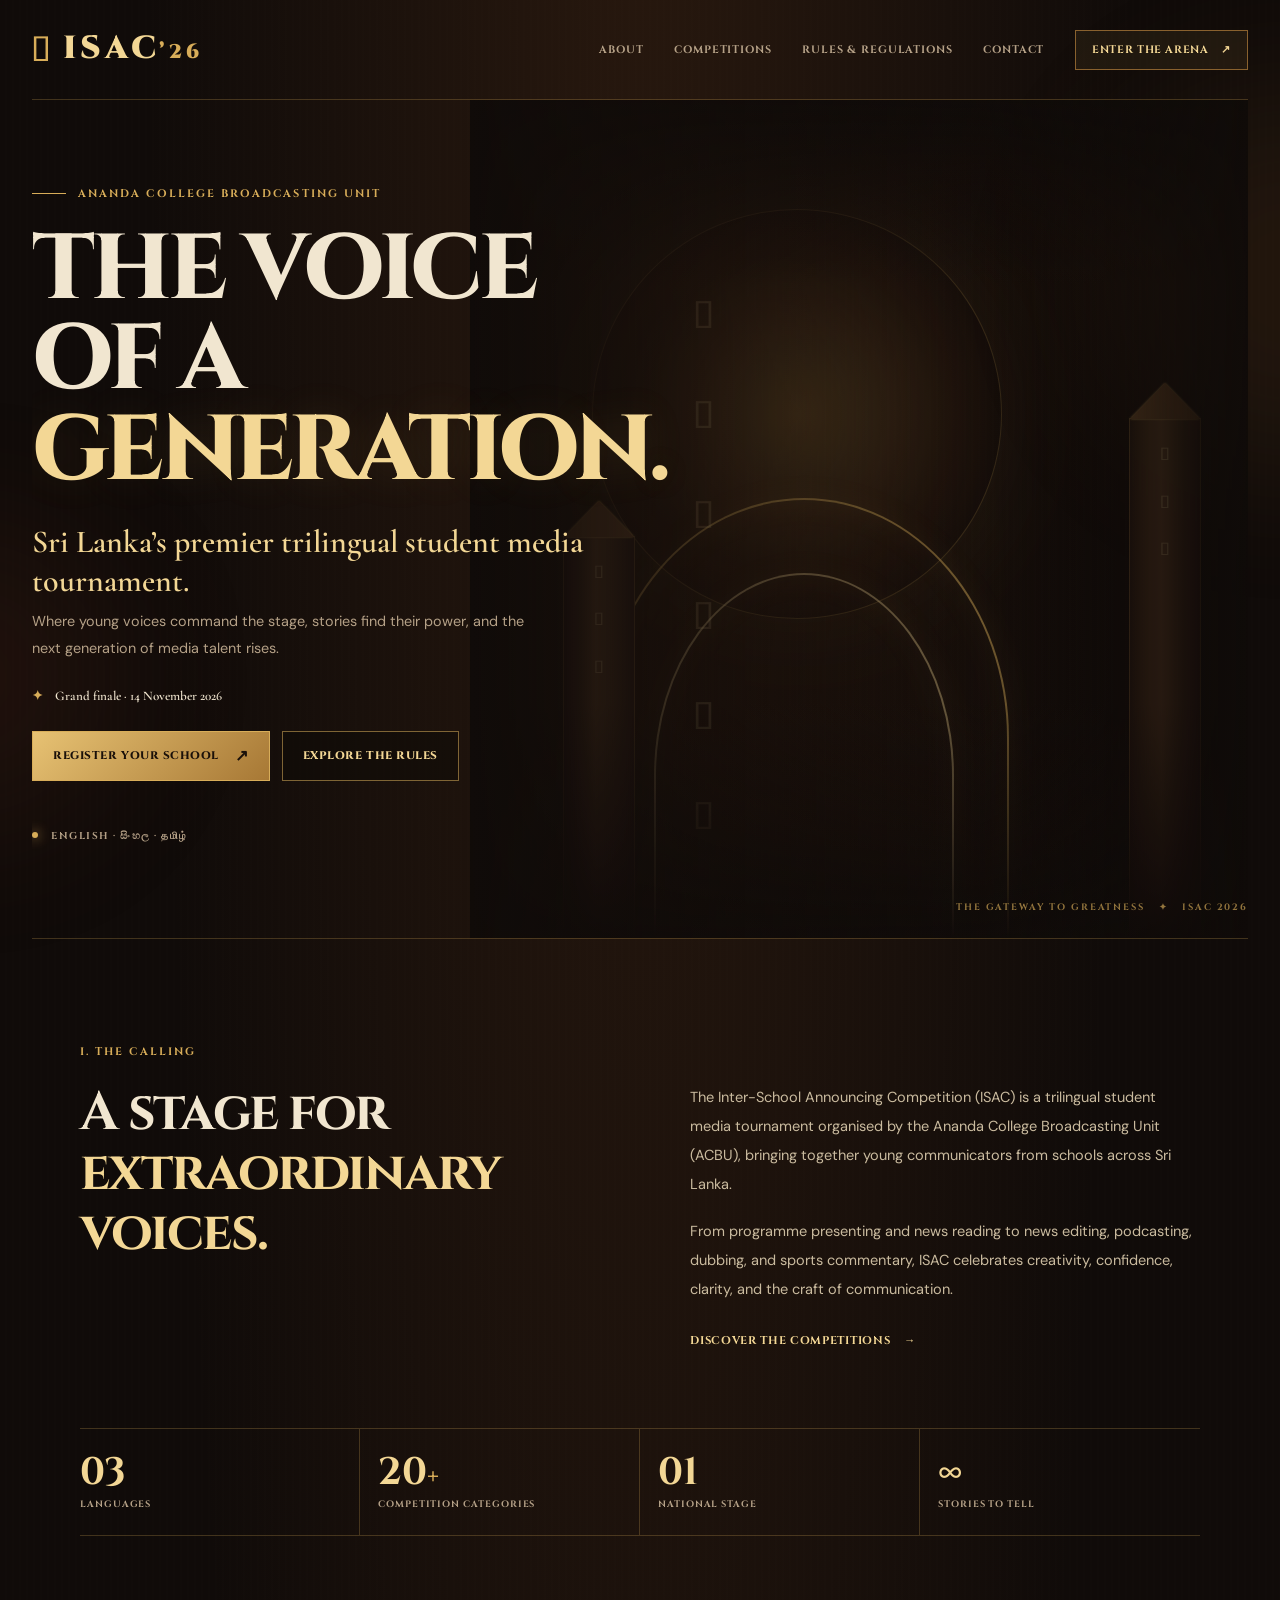
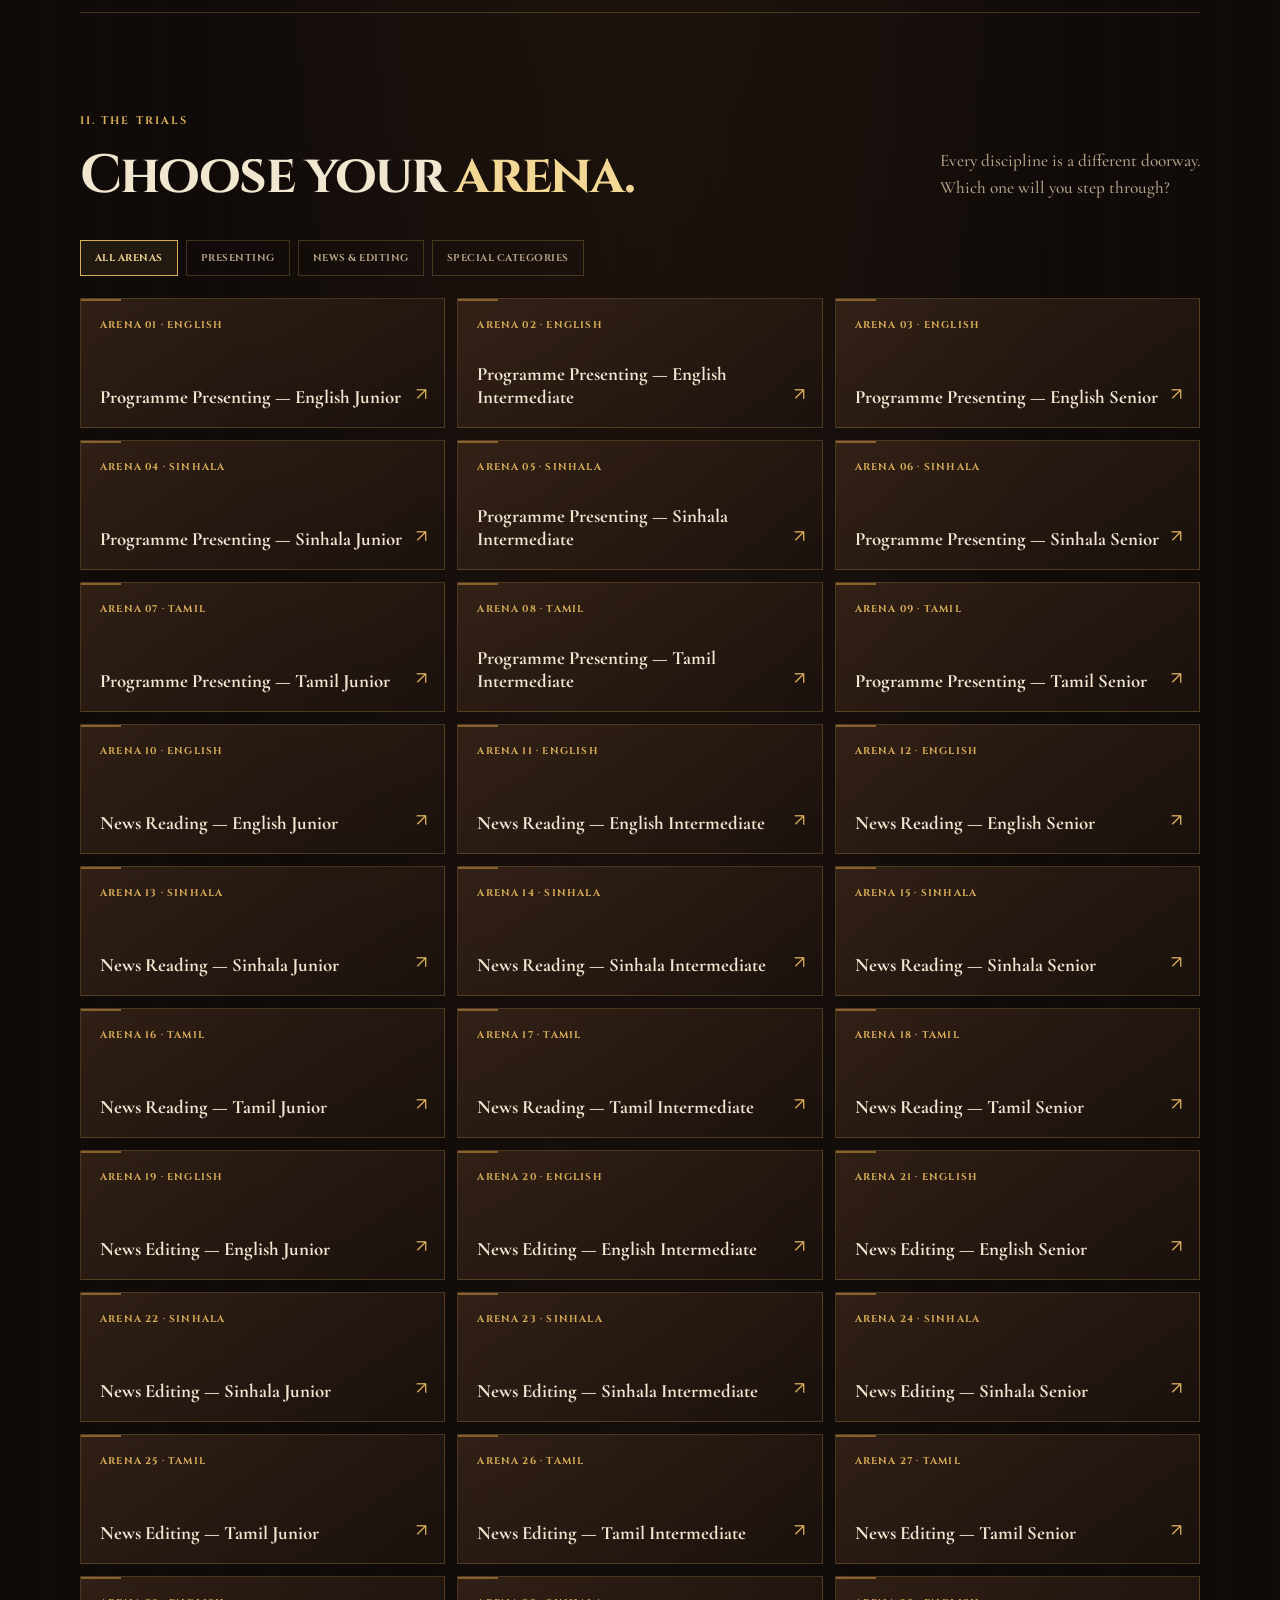
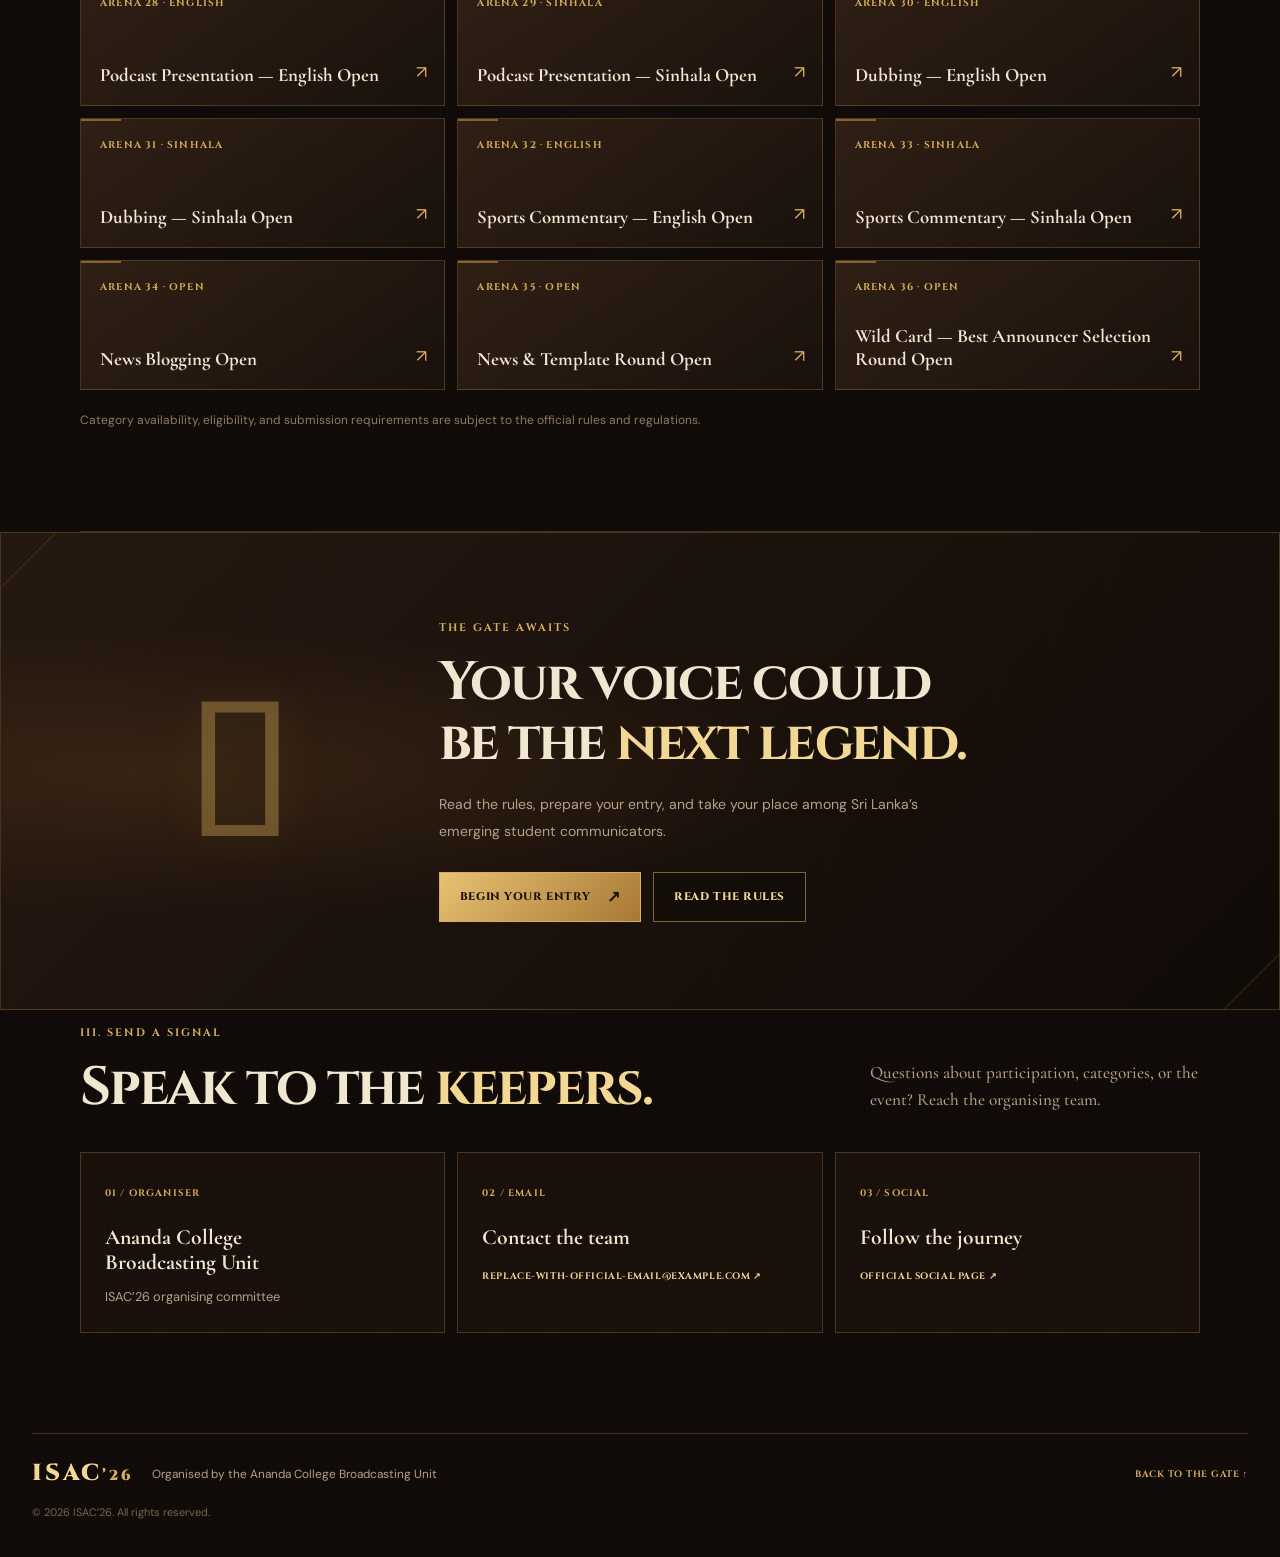
<file: index.html>
<!DOCTYPE html>
<html lang="en">
<head>
  <meta charset="UTF-8">
  <meta name="viewport" content="width=device-width, initial-scale=1">
  <meta name="theme-color" content="#100b09">
  <meta name="description" content="ISAC’26 — Sri Lanka's premier trilingual student media tournament, organised by the Ananda College Broadcasting Unit.">
  <title>ISAC’26 | Inter-School Announcing Competition</title>
  <link rel="preconnect" href="https://fonts.googleapis.com">
  <link rel="preconnect" href="https://fonts.gstatic.com" crossorigin>
  <link href="https://fonts.googleapis.com/css2?family=Cinzel:wght@400;500;600;700;800;900&family=Cormorant+Garamond:wght@400;500;600;700&family=DM+Sans:wght@400;500;600;700&display=swap" rel="stylesheet">
  <link rel="stylesheet" href="style.css">
</head>
<body>
  <div class="ambient ambient-one" aria-hidden="true"></div>
  <div class="ambient ambient-two" aria-hidden="true"></div>
  <header class="site-header">
    <a class="brand" href="#home" aria-label="ISAC home">
      <span class="brand-mark">𓂀</span>
      <span class="brand-name">ISAC<span>’26</span></span>
    </a>
    <button class="menu-toggle" id="menuToggle" aria-label="Toggle navigation" aria-expanded="false">
      <span></span><span></span><span></span>
    </button>
    <nav class="nav-links" id="navLinks" aria-label="Main navigation">
      <a href="#about">About</a>
      <a href="#competitions">Competitions</a>
      <a href="rules.html">Rules &amp; Regulations</a>
      <a href="#contact">Contact</a>
      <button class="nav-register" data-open-auth="register">Enter the Arena <span>↗</span></button>
    </nav>
  </header>

  <main>
    <section class="hero" id="home">
      <div class="hero-art" aria-hidden="true">
        <div class="sun-disc"></div>
        <div class="portal portal-outer"></div>
        <div class="portal portal-inner"></div>
        <div class="obelisk obelisk-left"></div>
        <div class="obelisk obelisk-right"></div>
        <div class="hieroglyphs">𓋹 𓆣 𓂀 𓊹 𓃭 𓆣</div>
      </div>
      <div class="hero-content">
        <p class="eyebrow"><span class="eyebrow-line"></span> ANANDA COLLEGE BROADCASTING UNIT</p>
        <h1>THE VOICE<br>OF A <em>GENERATION.</em></h1>
        <p class="hero-subtitle">Sri Lanka’s premier trilingual student media tournament.</p>
        <p class="hero-description">Where young voices command the stage, stories find their power, and the next generation of media talent rises.</p>
        <div class="hero-meta">
          <span class="meta-symbol">✦</span>
          <span id="eventDate">Grand finale · 14 November 2026</span>
        </div>
        <div class="hero-actions">
          <button class="button button-gold" data-open-auth="register">Register your school <span>↗</span></button>
          <a class="button button-outline" href="rules.html">Explore the rules</a>
        </div>
        <div class="hero-footnote"><span class="live-dot"></span> ENGLISH · සිංහල · தமிழ்</div>
      </div>
      <div class="hero-caption" aria-hidden="true">THE GATEWAY TO GREATNESS <span>✦</span> ISAC 2026</div>
    </section>

    <section class="intro section-wrap" id="about">
      <div class="section-kicker">I. THE CALLING</div>
      <div class="intro-grid">
        <div>
          <h2>A stage for<br><em>extraordinary voices.</em></h2>
        </div>
        <div class="intro-copy">
          <p> The Inter-School Announcing Competition (ISAC) is a trilingual student media tournament organised by the Ananda College Broadcasting Unit (ACBU), bringing together young communicators from schools across Sri Lanka.</p>
          <p>From programme presenting and news reading to news editing, podcasting, dubbing, and sports commentary, ISAC celebrates creativity, confidence, clarity, and the craft of communication.</p>
          <a class="text-link" href="#competitions">Discover the competitions <span>→</span></a>
        </div>
      </div>
      <div class="stats-row">
        <div class="stat"><strong>03</strong><span>LANGUAGES</span></div>
        <div class="stat"><strong>20<span>+</span></strong><span>COMPETITION CATEGORIES</span></div>
        <div class="stat"><strong>01</strong><span>NATIONAL STAGE</span></div>
        <div class="stat"><strong>∞</strong><span>STORIES TO TELL</span></div>
      </div>
    </section>

    <section class="competitions section-wrap" id="competitions">
      <div class="section-heading">
        <div>
          <div class="section-kicker">II. THE TRIALS</div>
          <h2>Choose your <em>arena.</em></h2>
        </div>
        <p>Every discipline is a different doorway.<br>Which one will you step through?</p>
      </div>
      <div class="filter-row" role="group" aria-label="Filter competitions">
        <button class="filter-button active" data-filter="all">All arenas</button>
        <button class="filter-button" data-filter="presenting">Presenting</button>
        <button class="filter-button" data-filter="news">News &amp; Editing</button>
        <button class="filter-button" data-filter="special">Special categories</button>
      </div>
      <div class="competition-grid" id="competitionGrid"></div>
      <p class="category-note">Category availability, eligibility, and submission requirements are subject to the official rules and regulations.</p>
    </section>

    <!section class="callout section-wrap">
      <div class="callout-frame">
        <div class="callout-symbol" aria-hidden="true">𓂀</div>
        <div class="callout-copy">
          <div class="section-kicker">THE GATE AWAITS</div>
          <h2>Your voice could<br>be the <em>next legend.</em></h2>
          <p>Read the rules, prepare your entry, and take your place among Sri Lanka’s emerging student communicators.</p>
          <div class="hero-actions">
            <button class="button button-gold" data-open-auth="register">Begin your entry <span>↗</span></button>
            <a class="button button-outline" href="rules.html">Read the rules</a>
          </div>
        </div>
      </div>
    </section>

    <section class="contact section-wrap" id="contact">
      <div class="section-heading">
        <div>
          <div class="section-kicker">III. SEND A SIGNAL</div>
          <h2>Speak to the <em>keepers.</em></h2>
        </div>
        <p>Questions about participation, categories, or the event? Reach the organising team.</p>
      </div>
      <div class="contact-grid">
        <div class="contact-card">
          <span class="contact-index">01 / ORGANISER</span>
          <h3>Ananda College<br>Broadcasting Unit</h3>
          <p>ISAC’26 organising committee</p>
        </div>
        <div class="contact-card">
          <span class="contact-index">02 / EMAIL</span>
          <h3 id="contactEmailTitle">Contact the team</h3>
          <a class="text-link" id="contactEmailLink" href="mailto:replace-with-official-email@example.com">replace-with-official-email@example.com ↗</a>
        </div>
        <div class="contact-card">
          <span class="contact-index">03 / SOCIAL</span>
          <h3>Follow the journey</h3>
          <a class="text-link" id="socialLink" href="#" target="_blank" rel="noopener">Official social page ↗</a>
        </div>
      </div>
    </section>
  </main>

  <footer class="site-footer">
    <a class="footer-brand" href="#home">ISAC<span>’26</span></a>
    <p>Organised by the Ananda College Broadcasting Unit</p>
    <a href="#home" class="back-top">BACK TO THE GATE ↑</a>
    <small>© <span id="year"></span> ISAC’26. All rights reserved.</small>
  </footer>

  <div class="modal-backdrop" id="authModal" hidden>
    <section class="auth-modal" role="dialog" aria-modal="true" aria-labelledby="authTitle">
      <button class="modal-close" id="closeModal" aria-label="Close dialog">×</button>
      <div class="modal-eye">𓂀</div>
      <p class="section-kicker">THE REGISTRATION GATE</p>
      <h2 id="authTitle">Enter the <em>arena.</em></h2>
      <p class="modal-intro">This is a front-end preview. Connect a registration service before collecting real contestant information.</p>
      <div class="auth-tabs">
        <button class="auth-tab active" data-auth-tab="register">Register interest</button>
        <button class="auth-tab" data-auth-tab="login">Participant login</button>
      </div>
      <form id="authForm">
        <label for="fullName">Full name</label>
        <input id="fullName" name="fullName" autocomplete="name" placeholder="Enter your name" required>
        <label for="email">Email address</label>
        <input id="email" name="email" type="email" autocomplete="email" placeholder="you@example.com" required>
        <div id="registerFields">
          <label for="school">School</label>
          <input id="school" name="school" placeholder="Your school name" required>
          <label for="category">Preferred category</label>
          <select id="category" name="category" required></select>
        </div>
        <button class="button button-gold modal-submit" type="submit" id="authSubmit">Submit interest <span>↗</span></button>
        <p class="form-message" id="formMessage" role="status"></p>
      </form>
      <p class="modal-footnote">No passwords are collected or stored by this demo.</p>
    </section>
  </div>

  <script src="config.js"></script>
  <script src="app.js"></script>
</body>
</html>
</file>
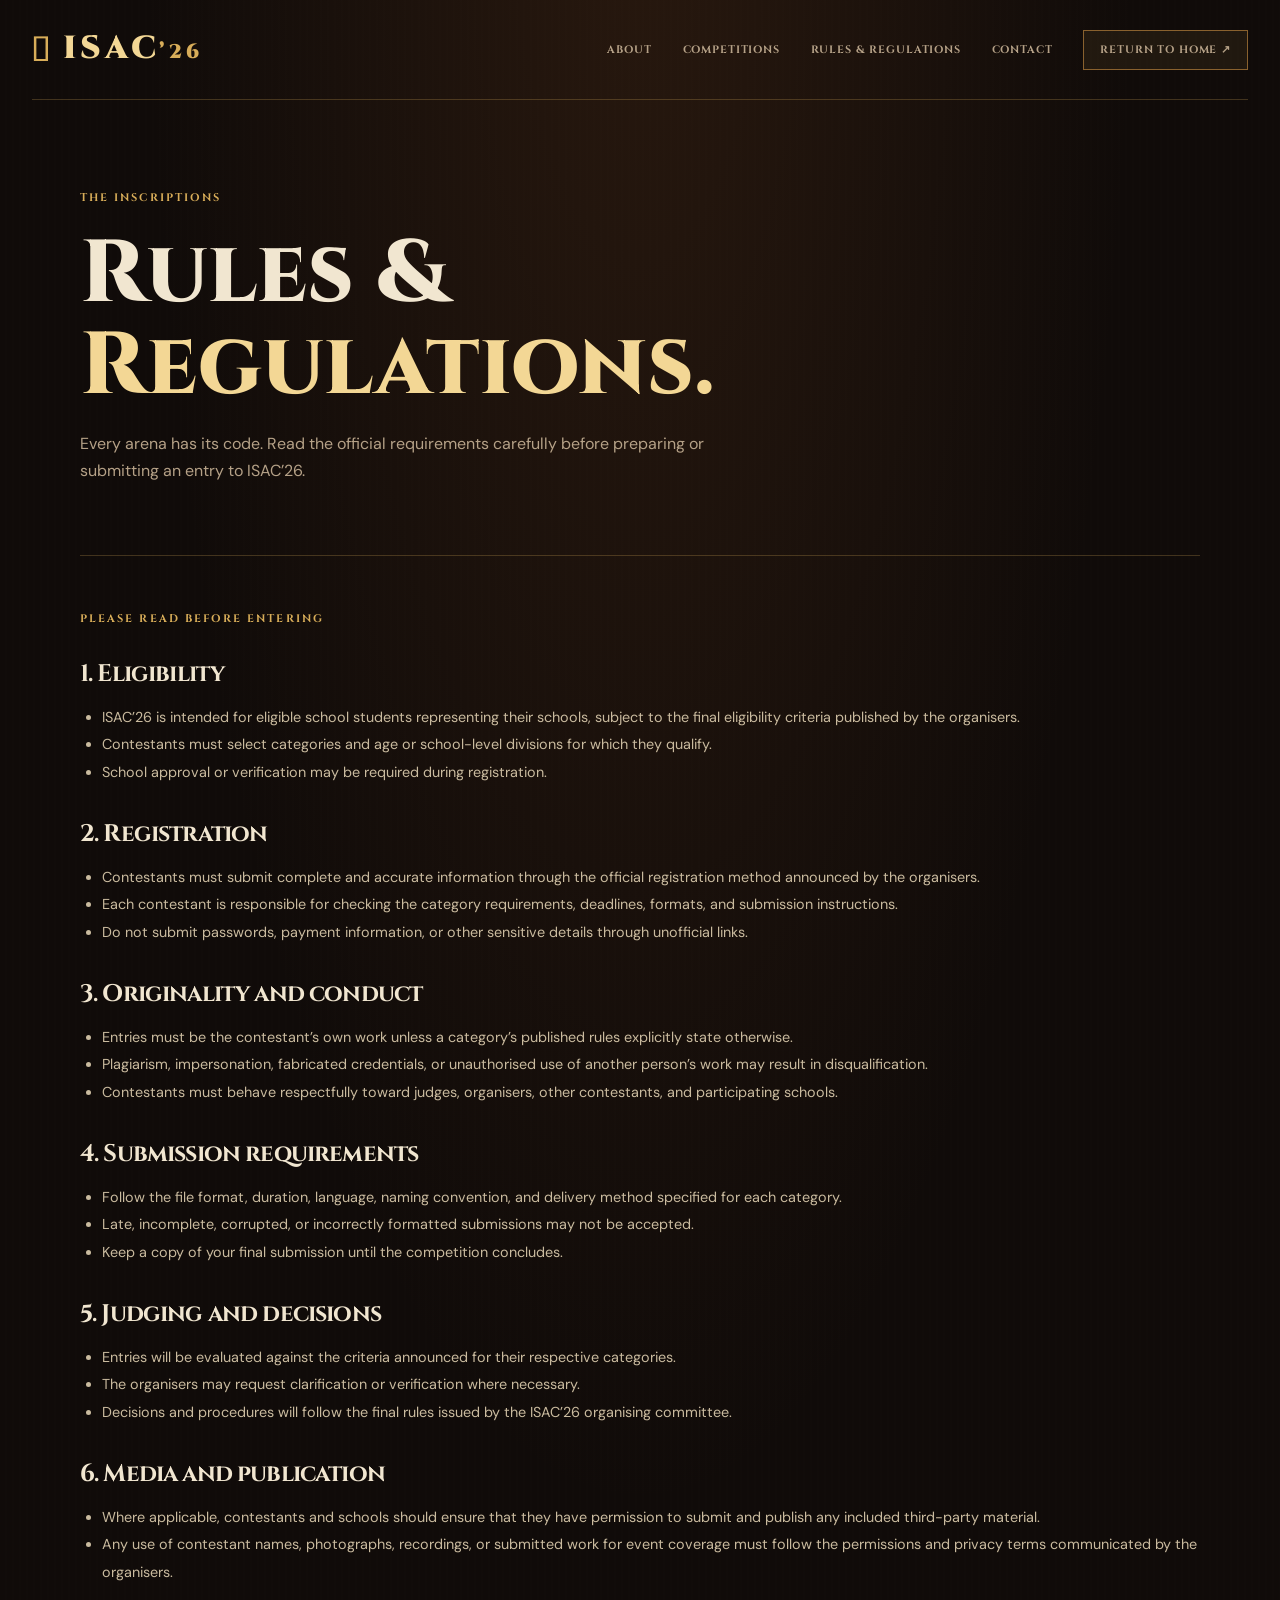
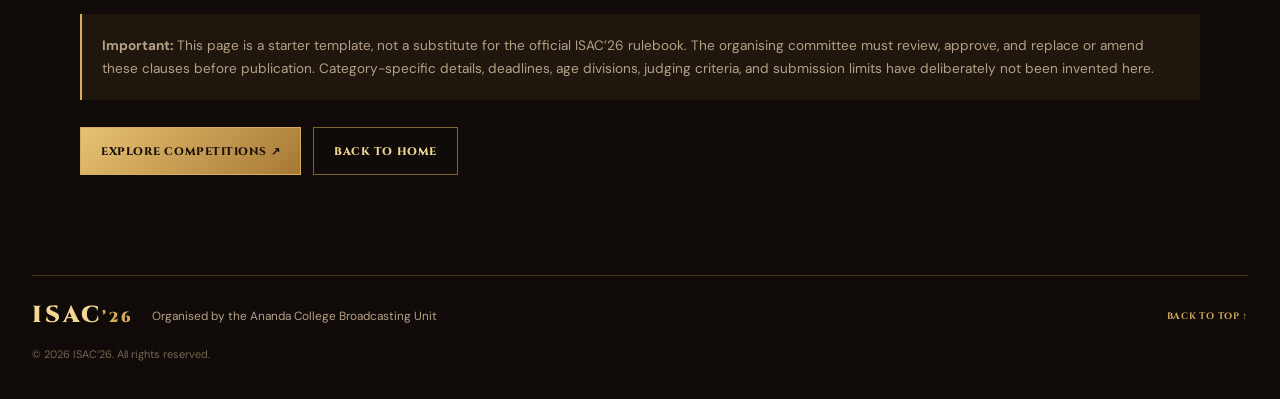
<file: rules.html>
<!DOCTYPE html>
<html lang="en">
<head>
  <meta charset="UTF-8">
  <meta name="viewport" content="width=device-width, initial-scale=1">
  <meta name="theme-color" content="#100b09">
  <meta name="description" content="ISAC’26 rules and regulations. Read the official participation requirements before entering.">
  <title>Rules &amp; Regulations | ISAC’26</title>
  <link rel="preconnect" href="https://fonts.googleapis.com">
  <link rel="preconnect" href="https://fonts.gstatic.com" crossorigin>
  <link href="https://fonts.googleapis.com/css2?family=Cinzel:wght@400;500;600;700;800;900&family=Cormorant+Garamond:wght@400;500;600;700&family=DM+Sans:wght@400;500;600;700&display=swap" rel="stylesheet">
  <link rel="stylesheet" href="style.css">
</head>
<body>
  <header class="site-header">
    <a class="brand" href="index.html"><span class="brand-mark">𓂀</span><span class="brand-name">ISAC<span>’26</span></span></a>
    <button class="menu-toggle" id="menuToggle" aria-label="Toggle navigation" aria-expanded="false"><span></span><span></span><span></span></button>
    <nav class="nav-links" id="navLinks" aria-label="Main navigation">
      <a href="index.html#about">About</a><a href="index.html#competitions">Competitions</a><a href="rules.html">Rules &amp; Regulations</a><a href="index.html#contact">Contact</a>
      <a class="nav-register" href="index.html#home">Return to home ↗</a>
    </nav>
  </header>
  <main class="section-wrap">
    <section class="rules-hero">
      <div class="section-kicker">THE INSCRIPTIONS</div>
      <h1>Rules &amp;<br><em>Regulations.</em></h1>
      <p>Every arena has its code. Read the official requirements carefully before preparing or submitting an entry to ISAC’26.</p>
    </section>
    <section class="rules-content">
      <div class="section-kicker">PLEASE READ BEFORE ENTERING</div>
      <h2>1. Eligibility</h2>
      <ul>
        <li>ISAC’26 is intended for eligible school students representing their schools, subject to the final eligibility criteria published by the organisers.</li>
        <li>Contestants must select categories and age or school-level divisions for which they qualify.</li>
        <li>School approval or verification may be required during registration.</li>
      </ul>
      <h2>2. Registration</h2>
      <ul>
        <li>Contestants must submit complete and accurate information through the official registration method announced by the organisers.</li>
        <li>Each contestant is responsible for checking the category requirements, deadlines, formats, and submission instructions.</li>
        <li>Do not submit passwords, payment information, or other sensitive details through unofficial links.</li>
      </ul>
      <h2>3. Originality and conduct</h2>
      <ul>
        <li>Entries must be the contestant’s own work unless a category’s published rules explicitly state otherwise.</li>
        <li>Plagiarism, impersonation, fabricated credentials, or unauthorised use of another person’s work may result in disqualification.</li>
        <li>Contestants must behave respectfully toward judges, organisers, other contestants, and participating schools.</li>
      </ul>
      <h2>4. Submission requirements</h2>
      <ul>
        <li>Follow the file format, duration, language, naming convention, and delivery method specified for each category.</li>
        <li>Late, incomplete, corrupted, or incorrectly formatted submissions may not be accepted.</li>
        <li>Keep a copy of your final submission until the competition concludes.</li>
      </ul>
      <h2>5. Judging and decisions</h2>
      <ul>
        <li>Entries will be evaluated against the criteria announced for their respective categories.</li>
        <li>The organisers may request clarification or verification where necessary.</li>
        <li>Decisions and procedures will follow the final rules issued by the ISAC’26 organising committee.</li>
      </ul>
      <h2>6. Media and publication</h2>
      <ul>
        <li>Where applicable, contestants and schools should ensure that they have permission to submit and publish any included third-party material.</li>
        <li>Any use of contestant names, photographs, recordings, or submitted work for event coverage must follow the permissions and privacy terms communicated by the organisers.</li>
      </ul>
      <div class="rules-warning"><strong>Important:</strong> This page is a starter template, not a substitute for the official ISAC’26 rulebook. The organising committee must review, approve, and replace or amend these clauses before publication. Category-specific details, deadlines, age divisions, judging criteria, and submission limits have deliberately not been invented here.</div>
      <div class="hero-actions"><a class="button button-gold" href="index.html#competitions">Explore competitions ↗</a><a class="button button-outline" href="index.html">Back to home</a></div>
    </section>
  </main>
  <footer class="site-footer">
    <a class="footer-brand" href="index.html">ISAC<span>’26</span></a>
    <p>Organised by the Ananda College Broadcasting Unit</p>
    <a href="#" class="back-top">BACK TO TOP ↑</a>
    <small>© <span id="year"></span> ISAC’26. All rights reserved.</small>
  </footer>
  <script>
    const toggle = document.getElementById('menuToggle');
    const nav = document.getElementById('navLinks');
    toggle?.addEventListener('click', () => {
      const open = nav.classList.toggle('open');
      toggle.setAttribute('aria-expanded', String(open));
    });
    nav?.querySelectorAll('a').forEach(link => link.addEventListener('click', () => nav.classList.remove('open')));
    document.getElementById('year').textContent = new Date().getFullYear();
  </script>
</body>
</html>
</file>
<file: style.css>
@import url('https://fonts.googleapis.com/css2?family=Cinzel:wght@400;500;600;700;800;900&family=Cormorant+Garamond:wght@400;500;600;700&family=DM+Sans:wght@400;500;600;700&display=swap');

:root {
  --black: #100b09;
  --black-soft: #17100c;
  --stone: #291a13;
  --stone-light: #3b281c;
  --gold: #d8ad59;
  --gold-light: #f3d795;
  --gold-deep: #89612e;
  --ivory: #f1e6d0;
  --muted: #b5a187;
  --line: rgba(216, 173, 89, .25);
  --serif: "Cormorant Garamond", Georgia, serif;
  --display: "Cinzel", Georgia, serif;
  --sans: "DM Sans", Arial, sans-serif;
}

* { box-sizing: border-box; }
html { scroll-behavior: smooth; scroll-padding-top: 90px; }
body {
  margin: 0; min-width: 320px; overflow-x: hidden;
  color: var(--ivory); background: var(--black);
  font-family: var(--sans); line-height: 1.7;
  background-image:
    radial-gradient(ellipse at 50% -10%, rgba(128, 73, 34, .22), transparent 55%),
    repeating-linear-gradient(90deg, transparent 0 5px, rgba(255,220,150,.012) 6px, transparent 7px);
}
a { color: inherit; }
button, input, select { font: inherit; }
button { cursor: pointer; }
::selection { background: var(--gold); color: var(--black); }
:focus-visible { outline: 2px solid var(--gold-light); outline-offset: 4px; }

.ambient { position: fixed; z-index: -1; pointer-events: none; border-radius: 50%; filter: blur(80px); opacity: .12; }
.ambient-one { width: 380px; height: 380px; background: #a36b30; top: 10%; right: -200px; }
.ambient-two { width: 300px; height: 300px; background: #9a4423; bottom: 8%; left: -180px; }

.site-header {
  width: min(1240px, calc(100% - 64px)); margin: 0 auto; min-height: 100px;
  display: flex; align-items: center; justify-content: space-between; gap: 28px;
  border-bottom: 1px solid var(--line); position: relative; z-index: 10;
}
.brand { display: flex; align-items: center; gap: 13px; text-decoration: none; }
.brand-mark { font-size: 2.2rem; color: var(--gold); line-height: 1; }
.brand-name, .footer-brand { font: 900 2rem/1 var(--display); letter-spacing: .12em; color: var(--gold-light); }
.brand-name span, .footer-brand span { color: var(--gold); font-size: .62em; }
.nav-links { display: flex; align-items: center; gap: clamp(15px, 2.4vw, 32px); }
.nav-links > a {
  text-decoration: none; color: var(--muted); font: 700 .67rem var(--display);
  text-transform: uppercase; letter-spacing: .08em; transition: color .2s;
}
.nav-links > a:hover { color: var(--gold-light); }
.nav-register {
  padding: 12px 16px; border: 1px solid var(--gold-deep); color: var(--gold-light);
  background: rgba(216,173,89,.08); font: 700 .67rem var(--display); text-transform: uppercase;
  letter-spacing: .06em; transition: background .2s, border-color .2s;
}
.nav-register span { padding-left: 9px; }
.nav-register:hover { background: rgba(216,173,89,.18); border-color: var(--gold); }
.menu-toggle { display: none; }

.hero {
  min-height: 690px; width: min(1240px, calc(100% - 64px)); margin: 0 auto;
  position: relative; display: flex; align-items: center; isolation: isolate;
  border-bottom: 1px solid var(--line); overflow: hidden;
}
.hero-content { position: relative; z-index: 2; width: min(650px, 65%); padding: 86px 0 95px; }
.eyebrow, .section-kicker {
  color: var(--gold); font: 700 .68rem var(--display); letter-spacing: .19em; text-transform: uppercase;
}
.eyebrow { display: flex; align-items: center; gap: 12px; margin: 0 0 24px; }
.eyebrow-line { display: inline-block; width: 34px; height: 1px; background: var(--gold); }
.hero h1 { margin: 0; color: var(--ivory); font: 800 clamp(3rem, 7.2vw, 6.5rem)/.98 var(--display); letter-spacing: -.045em; }
h1 em, h2 em { color: var(--gold-light); font-style: normal; }
.hero h1 em { text-shadow: 0 0 40px rgba(216,173,89,.12); }
.hero-subtitle { margin: 26px 0 8px; max-width: 580px; color: var(--gold-light); font: 600 clamp(1.35rem, 2.7vw, 2rem)/1.22 var(--serif); }
.hero-description { margin: 0; max-width: 520px; color: var(--muted); font-size: .9rem; line-height: 1.9; }
.hero-meta { margin-top: 25px; color: var(--ivory); font: 600 .82rem var(--serif); }
.meta-symbol { color: var(--gold); margin-right: 9px; }
.hero-actions { display: flex; flex-wrap: wrap; gap: 12px; margin-top: 27px; }
.button {
  display: inline-flex; align-items: center; justify-content: center; gap: 16px;
  min-height: 48px; padding: 13px 20px; text-decoration: none;
  font: 800 .69rem var(--display); letter-spacing: .05em; text-transform: uppercase;
  border: 1px solid var(--gold); transition: transform .2s, box-shadow .2s, background .2s;
}
.button span { font-size: 1rem; }
.button:hover { transform: translateY(-2px); box-shadow: 0 9px 28px rgba(0,0,0,.25); }
.button-gold { background: linear-gradient(135deg, #e7c273, #a77835); color: #1a1009; }
.button-gold:hover { background: linear-gradient(135deg, #f6dfa0, #c39245); }
.button-outline { background: rgba(16,11,9,.55); color: var(--gold-light); border-color: rgba(216,173,89,.55); }
.button-outline:hover { background: rgba(216,173,89,.12); }
.hero-footnote { margin-top: 48px; color: var(--muted); font: 700 .62rem var(--display); letter-spacing: .15em; }
.live-dot { display: inline-block; width: 6px; height: 6px; margin: 0 10px 1px 0; border-radius: 50%; background: var(--gold); box-shadow: 0 0 12px var(--gold); }

.hero-art { position: absolute; z-index: -1; inset: 0 0 0 36%; overflow: hidden; opacity: .92; }
.hero-art::before {
  content: ""; position: absolute; inset: 0;
  background: linear-gradient(90deg, var(--black) 0%, rgba(16,11,9,.82) 12%, rgba(16,11,9,.08) 66%, var(--black) 100%),
    linear-gradient(0deg, var(--black) 0%, transparent 28%, transparent 78%, var(--black) 100%);
  z-index: 3;
}
.sun-disc {
  position: absolute; width: min(36vw, 410px); aspect-ratio: 1; border-radius: 50%;
  top: 13%; left: 42%; transform: translateX(-50%);
  background: radial-gradient(circle, rgba(225,175,82,.24), rgba(140,77,31,.07) 55%, transparent 70%);
  border: 1px solid rgba(216,173,89,.2); box-shadow: 0 0 100px rgba(216,173,89,.08);
}
.portal {
  position: absolute; left: 43%; transform: translateX(-50%);
  border: 2px solid rgba(216,173,89,.55); border-bottom: 0;
  border-radius: 50% 50% 0 0; box-shadow: inset 0 0 35px rgba(216,173,89,.05), 0 0 30px rgba(216,173,89,.07);
}
.portal-outer { width: min(35vw, 410px); height: 480px; bottom: -40px; }
.portal-inner { width: min(26vw, 300px); height: 405px; bottom: -40px; border-color: rgba(243,215,149,.45); }
.obelisk { position: absolute; bottom: 0; width: 72px; height: 58%; background: linear-gradient(90deg, #281910, #634329 45%, #2c1c12); border: 1px solid rgba(216,173,89,.28); }
.obelisk::before { content: ""; position: absolute; top: -36px; left: 0; border-left: 35px solid transparent; border-right: 35px solid transparent; border-bottom: 36px solid #6a4828; filter: drop-shadow(0 0 1px var(--gold)); }
.obelisk::after { content: "𓂀\A 𓋹\A 𓆣"; white-space: pre; text-align: center; line-height: 2.7; color: rgba(243,215,149,.42); font-size: 1.1rem; position: absolute; inset: 12px 0; }
.obelisk-left { left: 12%; height: 48%; }
.obelisk-right { right: 6%; height: 62%; }
.hieroglyphs { position: absolute; bottom: 9%; left: 26%; color: rgba(243,215,149,.22); font-size: clamp(1.5rem, 3vw, 2.6rem); letter-spacing: .55em; writing-mode: vertical-rl; }
.hero-caption { position: absolute; right: 0; bottom: 25px; color: rgba(216,173,89,.65); font: 700 .58rem var(--display); letter-spacing: .2em; }
.hero-caption span { padding: 0 10px; }

.section-wrap { width: min(1120px, calc(100% - 64px)); margin: 0 auto; }
.intro { padding-top: 105px; padding-bottom: 76px; border-bottom: 1px solid var(--line); }
.section-kicker { margin-bottom: 24px; }
.intro-grid { display: grid; grid-template-columns: 1fr 1fr; gap: 9%; align-items: start; }
h2 { margin: 0; font: 700 clamp(2.25rem, 4.2vw, 4rem)/1.12 var(--display); letter-spacing: -.035em; }
.intro-copy p { margin: 0 0 18px; color: #cabb9f; font-size: .91rem; line-height: 2; }
.text-link { display: inline-block; margin-top: 10px; color: var(--gold-light); font: 700 .7rem var(--display); letter-spacing: .06em; text-decoration: none; text-transform: uppercase; }
.text-link span { margin-left: 10px; transition: margin .2s; }
.text-link:hover span { margin-left: 16px; }
.stats-row { display: grid; grid-template-columns: repeat(4, 1fr); margin-top: 76px; border-top: 1px solid var(--line); border-bottom: 1px solid var(--line); }
.stat { padding: 25px 18px; border-right: 1px solid var(--line); display: flex; flex-direction: column; gap: 6px; }
.stat:first-child { padding-left: 0; }
.stat:last-child { border-right: 0; }
.stat strong { color: var(--gold-light); font: 700 clamp(1.8rem, 3vw, 2.7rem)/1 var(--display); }
.stat strong span { color: var(--gold); font-size: .65em; }
.stat > span { color: var(--muted); font: 700 .58rem var(--display); letter-spacing: .1em; }

.competitions { padding-top: 100px; padding-bottom: 100px; border-bottom: 1px solid var(--line); }
.section-heading { display: flex; align-items: end; justify-content: space-between; gap: 30px; margin-bottom: 34px; }
.section-heading .section-kicker { margin-bottom: 18px; }
.section-heading > p { margin: 0 0 5px; max-width: 330px; color: var(--muted); font: 500 1.08rem/1.55 var(--serif); }
.filter-row { display: flex; flex-wrap: wrap; gap: 8px; margin-bottom: 22px; }
.filter-button { padding: 10px 14px; border: 1px solid var(--line); background: transparent; color: var(--muted); font: 700 .62rem var(--display); text-transform: uppercase; letter-spacing: .05em; }
.filter-button:hover, .filter-button.active { border-color: var(--gold); color: var(--gold-light); background: rgba(216,173,89,.09); }
.competition-grid { display: grid; grid-template-columns: repeat(3, minmax(0, 1fr)); gap: 12px; }
.competition-card {
  min-height: 130px; padding: 19px; position: relative; display: flex; flex-direction: column; justify-content: space-between;
  border: 1px solid rgba(216,173,89,.22); background: linear-gradient(145deg, rgba(73,48,31,.56), rgba(29,19,14,.76));
  text-align: left; overflow: hidden; transition: transform .25s, border-color .25s, background .25s;
}
.competition-card::before { content: ""; position: absolute; top: 0; left: 0; width: 40px; height: 2px; background: var(--gold-deep); transition: width .25s; }
.competition-card:hover { transform: translateY(-4px); border-color: var(--gold); background: linear-gradient(145deg, rgba(99,66,39,.65), rgba(35,23,16,.94)); }
.competition-card:hover::before { width: 100%; }
.card-number { color: var(--gold); font: 700 .62rem var(--display); letter-spacing: .12em; }
.card-title { margin-top: 20px; color: var(--ivory); font: 700 1.18rem/1.2 var(--serif); }
.card-arrow { position: absolute; right: 17px; bottom: 17px; color: var(--gold); font-size: 1.1rem; }
.category-note { margin: 20px 0 0; color: #8f7b63; font-size: .75rem; }

.callout { padding-top: 35px; padding-bottom: 100px; }
.callout-frame { min-height: 360px; padding: clamp(30px, 6vw, 75px); display: grid; grid-template-columns: .6fr 1.4fr; gap: 35px; align-items: center; border: 1px solid var(--line); position: relative; overflow: hidden; background: radial-gradient(ellipse at 12% 50%, rgba(151,96,41,.19), transparent 42%), linear-gradient(135deg, rgba(47,30,20,.7), rgba(17,11,8,.9)); }
.callout-frame::before, .callout-frame::after { content: ""; position: absolute; width: 130px; height: 130px; border: 1px solid rgba(216,173,89,.18); transform: rotate(45deg); }
.callout-frame::before { top: -85px; left: -85px; }
.callout-frame::after { bottom: -85px; right: -85px; }
.callout-symbol { color: rgba(216,173,89,.38); font-size: clamp(6rem, 16vw, 12rem); text-align: center; text-shadow: 0 0 50px rgba(216,173,89,.12); }
.callout-copy { position: relative; z-index: 1; }
.callout-copy .section-kicker { margin-bottom: 18px; }
.callout-copy p { max-width: 520px; margin: 18px 0 0; color: var(--muted); font-size: .88rem; line-height: 1.9; }

.contact { padding-top: 15px; padding-bottom: 100px; }
.contact-grid { display: grid; grid-template-columns: repeat(3, minmax(0, 1fr)); gap: 12px; }
.contact-card { min-height: 175px; padding: 24px; border: 1px solid var(--line); background: rgba(42,27,18,.4); }
.contact-index { color: var(--gold); font: 700 .6rem var(--display); letter-spacing: .12em; }
.contact-card h3 { margin: 20px 0 10px; color: var(--ivory); font: 700 1.35rem/1.2 var(--serif); }
.contact-card p { margin: 0; color: var(--muted); font-size: .8rem; }
.contact-card .text-link { overflow-wrap: anywhere; font-size: .59rem; }

.site-footer { width: min(1240px, calc(100% - 64px)); margin: 0 auto; padding: 28px 0 35px; border-top: 1px solid var(--line); display: grid; grid-template-columns: auto 1fr auto; gap: 18px; align-items: center; }
.footer-brand { font-size: 1.45rem; text-decoration: none; }
.site-footer p { margin: 0; color: var(--muted); font-size: .74rem; }
.back-top { color: var(--gold); font: 700 .58rem var(--display); letter-spacing: .08em; text-decoration: none; }
.site-footer small { grid-column: 1 / -1; color: #776651; font-size: .68rem; }

.modal-backdrop { position: fixed; inset: 0; z-index: 100; display: grid; place-items: center; padding: 20px; background: rgba(5,4,3,.86); backdrop-filter: blur(8px); }
.modal-backdrop[hidden] { display: none; }
.auth-modal { position: relative; width: min(520px, 100%); max-height: 90vh; overflow-y: auto; padding: clamp(25px, 5vw, 44px); border: 1px solid var(--gold-deep); outline: 1px solid rgba(216,173,89,.12); outline-offset: 5px; background: radial-gradient(ellipse at top, rgba(126,77,36,.2), transparent 50%), #19100b; box-shadow: 0 25px 100px #000; }
.modal-close { position: absolute; top: 12px; right: 17px; border: 0; background: transparent; color: var(--gold-light); font-size: 2rem; line-height: 1; }
.modal-eye { color: var(--gold); font-size: 2rem; margin-bottom: 8px; }
.auth-modal .section-kicker { margin-bottom: 10px; }
.auth-modal h2 { font-size: clamp(2rem, 5vw, 2.8rem); }
.modal-intro { margin: 14px 0 20px; color: var(--muted); font-size: .8rem; line-height: 1.8; }
.auth-tabs { display: grid; grid-template-columns: 1fr 1fr; gap: 8px; margin: 22px 0; }
.auth-tab { padding: 11px 8px; border: 1px solid var(--line); background: transparent; color: var(--muted); font: 700 .62rem var(--display); text-transform: uppercase; }
.auth-tab.active { color: var(--gold-light); border-color: var(--gold); background: rgba(216,173,89,.1); }
.auth-modal label { display: block; margin: 14px 0 6px; color: var(--muted); font-size: .75rem; }
.auth-modal input, .auth-modal select { width: 100%; padding: 12px; border: 1px solid var(--line); border-radius: 0; outline: 0; background: #100b09; color: var(--ivory); }
.auth-modal input:focus, .auth-modal select:focus { border-color: var(--gold); }
.modal-submit { width: 100%; margin-top: 22px; }
.form-message { min-height: 1.4em; margin: 12px 0 0; color: var(--gold-light); font-size: .8rem; }
.modal-footnote { margin: 15px 0 0; color: #8f7b63; font-size: .68rem; }

.rules-hero { padding: 90px 0 55px; border-bottom: 1px solid var(--line); }
.rules-hero h1 { margin: 15px 0; font: 800 clamp(2.8rem, 7vw, 5.5rem)/1.05 var(--display); }
.rules-hero p { max-width: 650px; color: var(--muted); }
.rules-content { padding: 55px 0 100px; }
.rules-content h2 { margin: 35px 0 12px; font-size: 1.5rem; }
.rules-content p, .rules-content li { color: #cabb9f; font-size: .9rem; line-height: 1.9; }
.rules-content ul, .rules-content ol { padding-left: 22px; }
.rules-warning { margin-top: 28px; padding: 20px; border-left: 2px solid var(--gold); background: rgba(216,173,89,.07); color: var(--muted); font-size: .85rem; }

@media (max-width: 850px) {
  .site-header, .hero, .site-footer { width: calc(100% - 40px); }
  .section-wrap { width: calc(100% - 40px); }
  .site-header { min-height: 84px; }
  .menu-toggle { display: flex; flex-direction: column; gap: 5px; padding: 10px; border: 1px solid var(--line); background: transparent; }
  .menu-toggle span { display: block; width: 20px; height: 1px; background: var(--gold); }
  .nav-links { display: none; position: absolute; top: calc(100% + 1px); left: 0; right: 0; padding: 22px; flex-direction: column; align-items: stretch; gap: 20px; background: #19100b; border: 1px solid var(--line); }
  .nav-links.open { display: flex; }
  .nav-links > a { font-size: .75rem; }
  .nav-register { align-self: flex-start; }
  .hero { min-height: 630px; }
  .hero-content { width: 80%; }
  .hero-art { left: 22%; opacity: .6; }
  .competition-grid { grid-template-columns: repeat(2, minmax(0, 1fr)); }
  .contact-grid { grid-template-columns: 1fr; }
  .contact-card { min-height: auto; }
  .contact-card h3 { margin-top: 12px; }
}
@media (max-width: 560px) {
  .site-header, .hero, .site-footer { width: calc(100% - 32px); }
  .section-wrap { width: calc(100% - 32px); }
  .brand-name { font-size: 1.65rem; }
  .brand-mark { font-size: 1.8rem; }
  .hero { min-height: 620px; }
  .hero-content { width: 100%; padding: 70px 0 75px; }
  .hero h1 { font-size: clamp(2.65rem, 12vw, 4rem); }
  .hero-description { max-width: 390px; }
  .hero-art { inset: 0 -35% 0 5%; opacity: .38; }
  .hero-caption { font-size: .48rem; }
  .hero-actions { align-items: stretch; flex-direction: column; max-width: 310px; }
  .intro { padding-top: 70px; padding-bottom: 55px; }
  .intro-grid { grid-template-columns: 1fr; gap: 22px; }
  .stats-row { grid-template-columns: repeat(2, 1fr); margin-top: 45px; }
  .stat { border-bottom: 1px solid var(--line); padding: 20px 12px; }
  .stat:first-child { padding-left: 12px; }
  .stat:nth-child(2) { border-right: 0; }
  .stat:nth-child(3), .stat:nth-child(4) { border-bottom: 0; }
  .competitions { padding-top: 70px; padding-bottom: 70px; }
  .section-heading { align-items: flex-start; flex-direction: column; gap: 16px; }
  .section-heading > p { font-size: 1rem; }
  .competition-grid { grid-template-columns: 1fr; }
  .competition-card { min-height: 105px; }
  .callout { padding-bottom: 70px; }
  .callout-frame { grid-template-columns: 1fr; gap: 10px; padding: 28px 22px; }
  .callout-symbol { text-align: left; font-size: 5rem; }
  .contact { padding-bottom: 65px; }
  .site-footer { grid-template-columns: 1fr auto; }
  .site-footer p { grid-column: 1 / -1; grid-row: 2; }
  .back-top { grid-column: 2; grid-row: 1; }
  .site-footer small { grid-row: 3; }
}
@media (prefers-reduced-motion: reduce) {
  *, *::before, *::after { scroll-behavior: auto !important; transition-duration: .01ms !important; }
}
</file>
